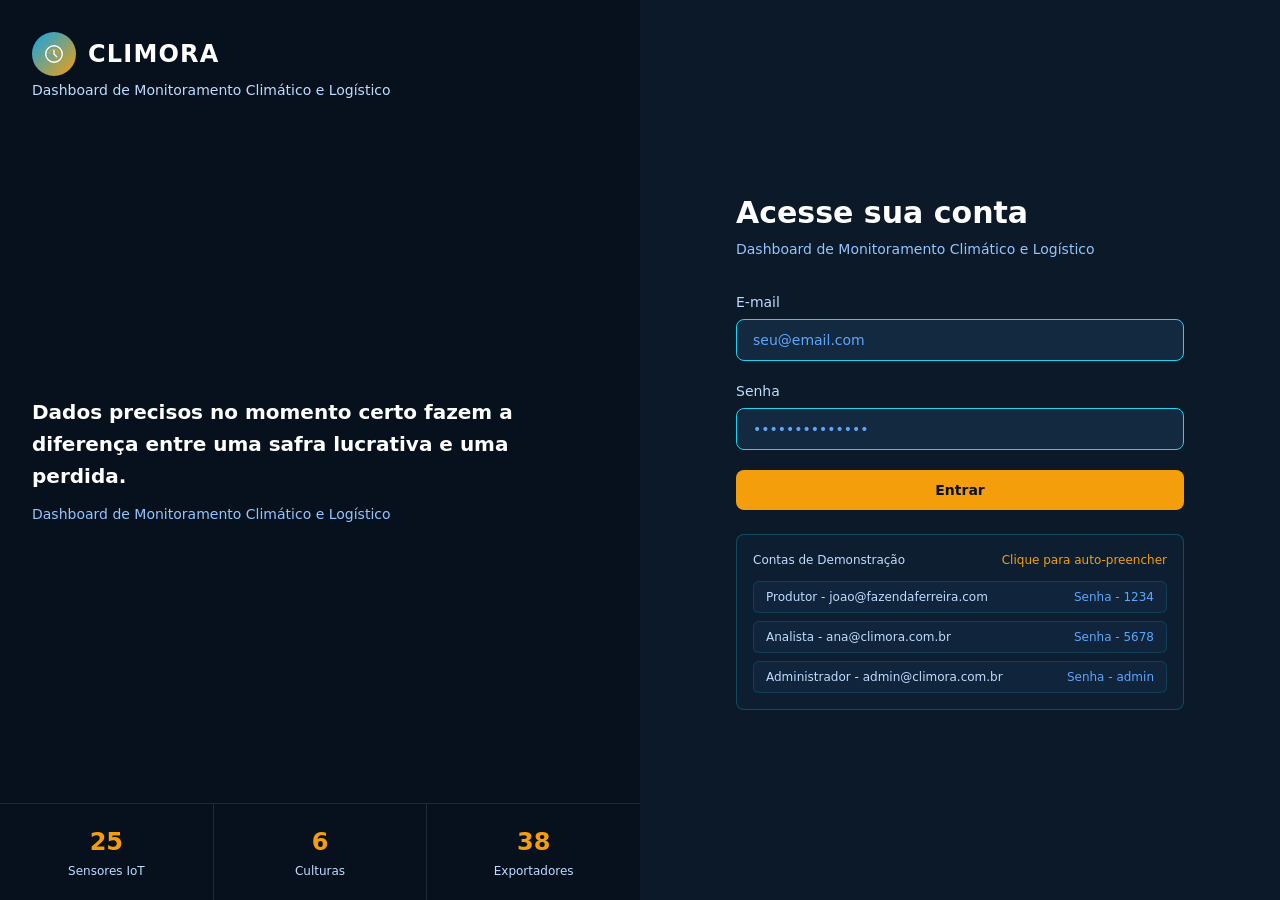
<file: climora-front/index.html>
<!DOCTYPE html>
<html lang="pt-BR">
<head>
  <meta charset="UTF-8" />
  <meta name="viewport" content="width=device-width, initial-scale=1.0" />
  <title>Login · CLIMORA</title>
  <link rel="stylesheet" href="css/base.css" />
  <link rel="stylesheet" href="css/login.css" />
</head>
<body>
  <main class="login">
    <section class="login__hero">
      <div class="hero__top">
        <div class="hero__brand">
          <div class="hero__logo"><svg width="22" height="22" viewBox="0 0 24 24" fill="none"><circle cx="12" cy="12" r="9" stroke="white" stroke-width="1.5"/><path d="M12 7v5l3 3" stroke="white" stroke-width="1.5" stroke-linecap="round"/><path d="M7 12a5 5 0 0 1 10 0" stroke="#f59e0b" stroke-width="1.5"/></svg></div>
          <span class="hero__name">CLIMORA</span>
        </div>
        <p class="hero__tag">Dashboard de Monitoramento Climático e Logístico</p>
      </div>

      <div class="hero__quote-box">
        <blockquote class="hero__quote">
          Dados precisos no momento certo fazem a diferença entre uma safra lucrativa e uma perdida.
        </blockquote>
        <p class="hero__quote-sub">Dashboard de Monitoramento Climático e Logístico</p>
      </div>

      <div class="hero__stats">
        <div class="hero__stat"><div class="hero__stat-value">25</div><div class="hero__stat-label">Sensores IoT</div></div>
        <div class="hero__stat"><div class="hero__stat-value">6</div><div class="hero__stat-label">Culturas</div></div>
        <div class="hero__stat"><div class="hero__stat-value">38</div><div class="hero__stat-label">Exportadores</div></div>
      </div>
    </section>

    <section class="login__panel">
      <div class="login__box">
        <h1 class="login__title">Acesse sua conta</h1>
        <p class="login__subtitle">Dashboard de Monitoramento Climático e Logístico</p>

        <form class="form" id="form-login" novalidate>
          <div class="field">
            <label for="email">E-mail</label>
            <input type="email" id="email" placeholder="seu@email.com" autocomplete="username" required />
          </div>
          <div class="field">
            <label for="senha">Senha</label>
            <input type="password" id="senha" placeholder="••••••••••••••" autocomplete="current-password" required />
          </div>
          <div class="form__error hidden" id="erro-login" role="alert">E-mail ou senha incorretos.</div>
          <button type="submit" class="form__submit">Entrar</button>
        </form>

        <div class="demo">
          <div class="demo__head">
            <span class="demo__title">Contas de Demonstração</span>
            <button type="button" class="demo__link" id="auto-preencher">Clique para auto-preencher</button>
          </div>
          <div class="demo__list" id="lista-demo"></div>
        </div>
      </div>
    </section>
  </main>

  <script src="js/auth.js"></script>
  <script src="js/login.js"></script>
</body>
</html>
</file>
<file: climora-front/css/base.css>
/* ===== Variáveis e reset ===== */
:root {
  --navy-950: #07111e;
  --navy-900: #0b1929;
  --navy-800: #0f2236;
  --navy-700: #152d47;
  --navy-500: #254a6e;
  --gold: #f59e0b;
  --cyan: #22d3ee;
  --purple: #a78bfa;
  --green: #4ade80;
  --red: #f87171;
  --blue-200: #bfdbfe;
  --blue-300: #93c5fd;
  --blue-400: #60a5fa;
  --blue-500: #3b82f6;
  --border: rgba(34, 211, 238, 0.12);
  --radius: 12px;
}

* { box-sizing: border-box; margin: 0; padding: 0; }

body {
  background: var(--navy-900);
  color: #fff;
  font-family: system-ui, -apple-system, "Segoe UI", sans-serif;
  line-height: 1.5;
}

a { color: inherit; text-decoration: none; }
button { font-family: inherit; cursor: pointer; }
input { font-family: inherit; }

::-webkit-scrollbar { width: 6px; }
::-webkit-scrollbar-track { background: var(--navy-900); }
::-webkit-scrollbar-thumb { background: var(--navy-500); border-radius: 3px; }

.hidden { display: none !important; }
</file>
<file: climora-front/css/login.css>
/* ===== Tela de login ===== */
.login { min-height: 100vh; display: flex; }

.login__hero {
  width: 50%;
  display: flex;
  flex-direction: column;
  justify-content: space-between;
  position: relative;
  overflow: hidden;
  background:
    linear-gradient(to bottom, rgba(7,17,30,0.55) 0%, rgba(7,17,30,0.75) 60%, rgba(7,17,30,0.92) 100%),
    url("https://images.unsplash.com/photo-1500382017468-9049fed747ef?w=900&q=80") center / cover no-repeat,
    var(--navy-950);
}
.hero__top { padding: 32px; }
.hero__brand { display: flex; align-items: center; gap: 12px; margin-bottom: 4px; }
.hero__logo {
  width: 44px; height: 44px; border-radius: 50%;
  display: flex; align-items: center; justify-content: center;
  background: linear-gradient(135deg, #0ea5e9, #f59e0b);
}
.hero__name { font-size: 24px; font-weight: 700; letter-spacing: 0.05em; }
.hero__tag { font-size: 14px; color: var(--blue-200); margin-top: 4px; }
.hero__quote-box { padding: 0 32px 16px; }
.hero__quote { font-size: 20px; font-weight: 600; line-height: 1.6; margin-bottom: 12px; }
.hero__quote-sub { font-size: 14px; color: var(--blue-300); }
.hero__stats { display: flex; border-top: 1px solid rgba(255, 255, 255, 0.1); }
.hero__stat { flex: 1; padding: 20px 0; text-align: center; border-left: 1px solid rgba(255, 255, 255, 0.1); }
.hero__stat:first-child { border-left: none; }
.hero__stat-value { font-size: 24px; font-weight: 700; color: var(--gold); }
.hero__stat-label { font-size: 12px; color: var(--blue-200); margin-top: 2px; }

.login__panel {
  flex: 1;
  display: flex; align-items: center; justify-content: center;
  padding: 48px 24px;
  background: var(--navy-900);
}
.login__box { width: 100%; max-width: 448px; }
.login__title { font-size: 30px; font-weight: 700; margin-bottom: 4px; }
.login__subtitle { font-size: 14px; color: var(--blue-300); margin-bottom: 32px; }

.form { display: flex; flex-direction: column; gap: 20px; }
.field label { display: block; font-size: 14px; color: var(--blue-200); margin-bottom: 6px; }
.field input {
  width: 100%;
  padding: 12px 16px;
  border-radius: 8px;
  font-size: 14px;
  color: #fff;
  outline: none;
  background: rgba(21, 45, 71, 0.8);
  border: 1px solid var(--cyan);
  transition: box-shadow 0.15s;
}
.field input::placeholder { color: var(--blue-400); }
.field input:focus { box-shadow: 0 0 0 3px rgba(34, 211, 238, 0.2); }
.form__error {
  font-size: 13px;
  color: var(--red);
  background: rgba(248, 113, 113, 0.1);
  border: 1px solid rgba(248, 113, 113, 0.3);
  padding: 8px 12px;
  border-radius: 8px;
}
.form__submit {
  width: 100%;
  padding: 12px;
  border: none;
  border-radius: 8px;
  font-size: 14px;
  font-weight: 600;
  background: var(--gold);
  color: var(--navy-950);
  transition: opacity 0.15s;
}
.form__submit:hover { opacity: 0.9; }

.demo {
  margin-top: 24px;
  padding: 16px;
  border-radius: 8px;
  border: 1px solid rgba(34, 211, 238, 0.25);
  background: rgba(15, 34, 54, 0.6);
}
.demo__head { display: flex; justify-content: space-between; align-items: center; margin-bottom: 12px; }
.demo__title { font-size: 12px; font-weight: 500; color: var(--blue-200); }
.demo__link { background: none; border: none; font-size: 12px; color: var(--gold); }
.demo__list { display: flex; flex-direction: column; gap: 8px; }
.demo__item {
  width: 100%;
  display: flex; justify-content: space-between; align-items: center;
  padding: 8px 12px;
  border-radius: 6px;
  font-size: 12px;
  text-align: left;
  color: var(--blue-200);
  background: rgba(21, 45, 71, 0.5);
  border: 1px solid rgba(34, 211, 238, 0.15);
  transition: background 0.15s;
}
.demo__item:hover { background: rgba(255, 255, 255, 0.05); }
.demo__item span:last-child { color: var(--blue-400); margin-left: 8px; }

@media (max-width: 768px) {
  .login__hero { display: none; }
}
</file>
<file: climora-front/css/layout.css>
/* ===== Estrutura das páginas internas (sidebar + conteúdo) ===== */
.app { display: flex; min-height: 100vh; background: var(--navy-950); }

.sidebar {
  width: 240px;
  flex-shrink: 0;
  display: flex;
  flex-direction: column;
  background: var(--navy-900);
  border-right: 1px solid rgba(34, 211, 238, 0.1);
}

.sidebar__brand {
  display: flex;
  align-items: center;
  gap: 12px;
  padding: 20px;
  border-bottom: 1px solid rgba(34, 211, 238, 0.1);
}
.brand__logo {
  width: 36px; height: 36px;
  border-radius: 50%;
  display: flex; align-items: center; justify-content: center;
  flex-shrink: 0;
  background: linear-gradient(135deg, #0ea5e9, #f59e0b);
}
.brand__name { font-size: 16px; font-weight: 700; line-height: 1.2; }
.brand__sub { font-size: 10px; color: var(--blue-400); line-height: 1.2; }

.sidebar__nav {
  flex: 1;
  padding: 16px 12px;
  display: flex;
  flex-direction: column;
  gap: 2px;
}
.nav__link {
  display: flex;
  align-items: center;
  gap: 12px;
  padding: 10px 12px;
  border-radius: 8px;
  font-size: 14px;
  font-weight: 500;
  color: var(--blue-300);
  border-left: 3px solid transparent;
  transition: all 0.15s;
}
.nav__link:hover { color: #fff; background: rgba(255, 255, 255, 0.05); }
.nav__link.active {
  color: var(--gold);
  background: rgba(245, 158, 11, 0.15);
  border-left-color: var(--gold);
}

.sidebar__user {
  display: flex;
  align-items: center;
  gap: 12px;
  padding: 16px;
  border-top: 1px solid rgba(34, 211, 238, 0.1);
}
.user__avatar {
  width: 32px; height: 32px;
  border-radius: 50%;
  background: var(--gold);
  color: var(--navy-950);
  font-size: 12px; font-weight: 700;
  display: flex; align-items: center; justify-content: center;
  flex-shrink: 0;
}
.user__info { flex: 1; min-width: 0; }
.user__name { font-size: 12px; font-weight: 500; white-space: nowrap; overflow: hidden; text-overflow: ellipsis; }
.user__role { font-size: 10px; color: var(--blue-400); }
.user__logout { background: none; border: none; color: var(--blue-400); transition: color 0.15s; }
.user__logout:hover { color: var(--red); }

.main { flex: 1; min-width: 0; overflow: auto; }
.page { padding: 24px; display: flex; flex-direction: column; gap: 24px; }

.page__header { display: flex; align-items: center; justify-content: space-between; gap: 16px; flex-wrap: wrap; }
.page__title { font-size: 20px; font-weight: 700; }
.page__subtitle { font-size: 14px; color: var(--blue-400); margin-top: 2px; }

.menu-toggle {
  display: none;
  position: fixed; top: 12px; left: 12px; z-index: 30;
  width: 40px; height: 40px;
  border-radius: 8px;
  background: var(--navy-800);
  border: 1px solid var(--border);
  color: #fff;
}

.grid { display: grid; gap: 16px; }
.grid--2 { grid-template-columns: repeat(2, 1fr); }
.grid--3 { grid-template-columns: repeat(3, 1fr); }
.grid--4 { grid-template-columns: repeat(4, 1fr); }
.grid--charts { gap: 20px; }
.span-2 { grid-column: span 2; }

@media (max-width: 1100px) {
  .grid--3, .grid--charts { grid-template-columns: 1fr; }
  .span-2 { grid-column: auto; }
}
@media (max-width: 768px) {
  .menu-toggle { display: block; }
  .sidebar {
    position: fixed; top: 0; bottom: 0; left: 0; z-index: 25;
    transform: translateX(-100%);
    transition: transform 0.2s;
  }
  .sidebar.open { transform: none; }
  .page { padding: 64px 16px 24px; }
  .grid--4, .grid--2 { grid-template-columns: repeat(2, 1fr); }
}
@media (max-width: 480px) {
  .grid--4, .grid--2 { grid-template-columns: 1fr; }
}
</file>
<file: climora-front/css/components.css>
/* ===== Componentes reutilizáveis ===== */

.card {
  background: var(--navy-800);
  border: 1px solid var(--border);
  border-radius: var(--radius);
  padding: 20px;
}
.card--sm { padding: 16px; }
.card__title { font-size: 14px; font-weight: 600; }
.card__subtitle { font-size: 12px; color: var(--blue-400); margin-bottom: 16px; }
.card__title + .card__subtitle { margin-top: 2px; }
.card__title--mb { margin-bottom: 16px; }

.stat__label { font-size: 12px; color: var(--blue-400); text-transform: uppercase; letter-spacing: 0.05em; margin-bottom: 8px; }
.stat__value-row { display: flex; align-items: flex-end; gap: 4px; }
.stat__value { font-size: 30px; font-weight: 700; line-height: 1.1; }
.stat__unit { font-size: 14px; color: var(--blue-300); margin-bottom: 3px; }
.stat__sub { font-size: 12px; color: var(--blue-400); margin-top: 4px; }
.stat--simple .stat__label { text-transform: none; letter-spacing: 0; margin: 2px 0 0; }
.stat--simple .stat__value { font-size: 24px; color: #fff; }
.stat--simple .stat__sub { font-size: 10px; color: var(--blue-500); margin-top: 2px; }

.c-gold { color: var(--gold); }
.c-cyan { color: var(--cyan); }
.c-purple { color: var(--purple); }
.c-green { color: var(--green); }
.c-red { color: var(--red); }

.btn {
  border: none;
  border-radius: 8px;
  padding: 8px 16px;
  font-size: 14px;
  font-weight: 600;
  transition: opacity 0.15s;
}
.btn:hover { opacity: 0.9; }
.btn--primary { background: var(--gold); color: var(--navy-950); }

.btn-ghost {
  background: none;
  border: none;
  color: var(--blue-400);
  font-size: 10px;
  white-space: nowrap;
  transition: color 0.15s;
}
.btn-ghost:hover { color: #fff; }
.btn-outline {
  background: none;
  border: 1px solid rgba(34, 211, 238, 0.2);
  border-radius: 4px;
  padding: 4px 10px;
  font-size: 12px;
  color: var(--blue-400);
  transition: color 0.15s;
}
.btn-outline:hover { color: #fff; }

.badge {
  display: inline-block;
  font-size: 10px;
  font-weight: 700;
  padding: 2px 8px;
  border-radius: 999px;
  margin-right: 8px;
}
.pill {
  display: inline-block;
  font-size: 12px;
  font-weight: 500;
  padding: 4px 10px;
  border-radius: 999px;
  border: 1px solid;
}
.pill--green { background: rgba(74, 222, 128, 0.1); color: var(--green); border-color: rgba(74, 222, 128, 0.3); }
.pill--red   { background: rgba(248, 113, 113, 0.1); color: var(--red); border-color: rgba(248, 113, 113, 0.3); }
.pill--gold  { background: rgba(245, 158, 11, 0.1); color: var(--gold); border-color: rgba(245, 158, 11, 0.3); }
.pill--sm { font-size: 10px; padding: 2px 8px; font-weight: 400; }

.online-badge {
  display: flex; align-items: center; gap: 8px;
  padding: 6px 12px;
  border-radius: 999px;
  font-size: 12px;
  background: rgba(34, 197, 94, 0.12);
  border: 1px solid rgba(34, 197, 94, 0.3);
  color: var(--green);
}
.dot { width: 6px; height: 6px; border-radius: 50%; background: var(--green); animation: pulse 1.6s infinite; }
@keyframes pulse { 50% { opacity: 0.3; } }

.chart-box { position: relative; width: 100%; height: 210px; }
.chart-box--sm { height: 190px; }
.chart-box--lg { height: 230px; }

.mini-alert {
  padding: 12px;
  border-radius: 8px;
  font-size: 12px;
  background: rgba(15, 34, 54, 0.8);
  border-left: 3px solid var(--cyan);
}
.mini-alert--warning { border-left-color: var(--gold); }
.mini-alert--success { border-left-color: var(--green); }
.mini-alert p { color: #dbeafe; line-height: 1.35; }
.mini-alert small { display: block; color: var(--blue-400); margin-top: 4px; font-size: 12px; }
.stack { display: flex; flex-direction: column; gap: 12px; }
.stack--sm { gap: 8px; }

.chips { display: flex; flex-wrap: wrap; gap: 8px; }
.chip {
  padding: 6px 12px;
  border-radius: 999px;
  font-size: 12px;
  font-weight: 500;
  background: rgba(15, 34, 54, 0.8);
  border: 1px solid rgba(34, 211, 238, 0.15);
  color: var(--blue-300);
  transition: all 0.15s;
}
.chip.active { background: rgba(245, 158, 11, 0.15); border-color: rgba(245, 158, 11, 0.5); color: var(--gold); }

.item { display: flex; gap: 16px; border-radius: var(--radius); padding: 20px; border: 1px solid var(--border); background: var(--navy-800); }
.item__icon { font-size: 18px; flex-shrink: 0; margin-top: 2px; }
.item__body { flex: 1; min-width: 0; }
.item__head { display: flex; align-items: flex-start; justify-content: space-between; gap: 12px; flex-wrap: wrap; }
.item__title { font-size: 14px; font-weight: 600; }
.item__actions { display: flex; align-items: center; gap: 12px; flex-shrink: 0; }
.item__desc { font-size: 12px; color: var(--blue-200); margin-top: 6px; line-height: 1.6; }
.item__meta { display: flex; gap: 16px; flex-wrap: wrap; margin-top: 8px; font-size: 10px; color: var(--blue-400); }
.item__meta--dim { color: var(--blue-500); }
.item__time { font-size: 10px; color: var(--blue-500); }
.item__bar { width: 4px; align-self: stretch; border-radius: 999px; flex-shrink: 0; }
.item.read { opacity: 0.7; }
.item--report .item__desc { color: var(--blue-300); }

.progress-row { display: flex; justify-content: space-between; font-size: 12px; color: var(--blue-400); margin-bottom: 4px; }
.progress { height: 8px; border-radius: 999px; background: rgba(255, 255, 255, 0.08); }
.progress__fill { height: 8px; border-radius: 999px; transition: width 0.4s; }

.culture__head { display: flex; align-items: center; gap: 8px; margin-bottom: 12px; }
.culture__icon { font-size: 24px; }
.culture__window { font-size: 12px; font-weight: 500; margin: 12px 0 4px; }
.culture__text { font-size: 12px; color: var(--blue-300); line-height: 1.6; }

.sensors-layout { display: grid; grid-template-columns: 1fr 2fr; gap: 20px; align-items: start; }
@media (max-width: 1280px) { .sensors-layout { grid-template-columns: 1fr; } }
.sensor {
  width: 100%;
  text-align: left;
  color: inherit;
  border-radius: var(--radius);
  padding: 16px;
  background: var(--navy-800);
  border: 1px solid var(--border);
  transition: all 0.15s;
}
.sensor:hover { border-color: rgba(251, 191, 36, 0.4); }
.sensor.selected { background: rgba(245, 158, 11, 0.1); border-color: rgba(245, 158, 11, 0.4); }
.sensor.offline { opacity: 0.5; cursor: not-allowed; }
.sensor__top { display: flex; justify-content: space-between; align-items: center; margin-bottom: 6px; }
.sensor__id { font-size: 14px; font-weight: 600; }
.sensor__where { font-size: 12px; color: var(--blue-300); }
.sensor__readings { display: flex; gap: 16px; margin-top: 8px; font-size: 12px; }
.sensor__last { font-size: 10px; color: var(--blue-500); margin-top: 4px; }

.search { position: relative; }
.search svg { position: absolute; left: 12px; top: 50%; transform: translateY(-50%); color: var(--blue-400); }
.search input {
  width: 100%;
  padding: 10px 16px 10px 38px;
  border-radius: 8px;
  font-size: 14px;
  color: #fff;
  outline: none;
  background: var(--navy-800);
  border: 1px solid rgba(34, 211, 238, 0.2);
}
.search input::placeholder { color: var(--blue-500); }
.search input:focus { border-color: var(--cyan); }

.table-wrap { border: 1px solid var(--border); border-radius: var(--radius); overflow-x: auto; }
table { width: 100%; border-collapse: collapse; font-size: 14px; }
thead tr { background: var(--navy-800); border-bottom: 1px solid rgba(34, 211, 238, 0.1); }
th {
  padding: 12px 16px;
  text-align: left;
  font-size: 12px;
  font-weight: 600;
  color: var(--blue-400);
  text-transform: uppercase;
  letter-spacing: 0.05em;
  white-space: nowrap;
}
td { padding: 12px 16px; border-bottom: 1px solid rgba(34, 211, 238, 0.06); }
tbody tr:nth-child(odd) { background: var(--navy-900); }
tbody tr:nth-child(even) { background: #0d1e31; }
.user-cell { display: flex; align-items: center; gap: 12px; }
.avatar {
  width: 32px; height: 32px;
  border-radius: 50%;
  display: flex; align-items: center; justify-content: center;
  font-size: 12px; font-weight: 700;
  flex-shrink: 0;
  border: 1px solid;
}
.user-cell__name { font-weight: 500; }
.user-cell__mail { font-size: 12px; color: var(--blue-400); }
.td-muted { font-size: 12px; color: var(--blue-300); }
.row-actions { display: flex; gap: 8px; }
.empty { text-align: center; padding: 32px; color: var(--blue-400); font-size: 14px; }
</file>
